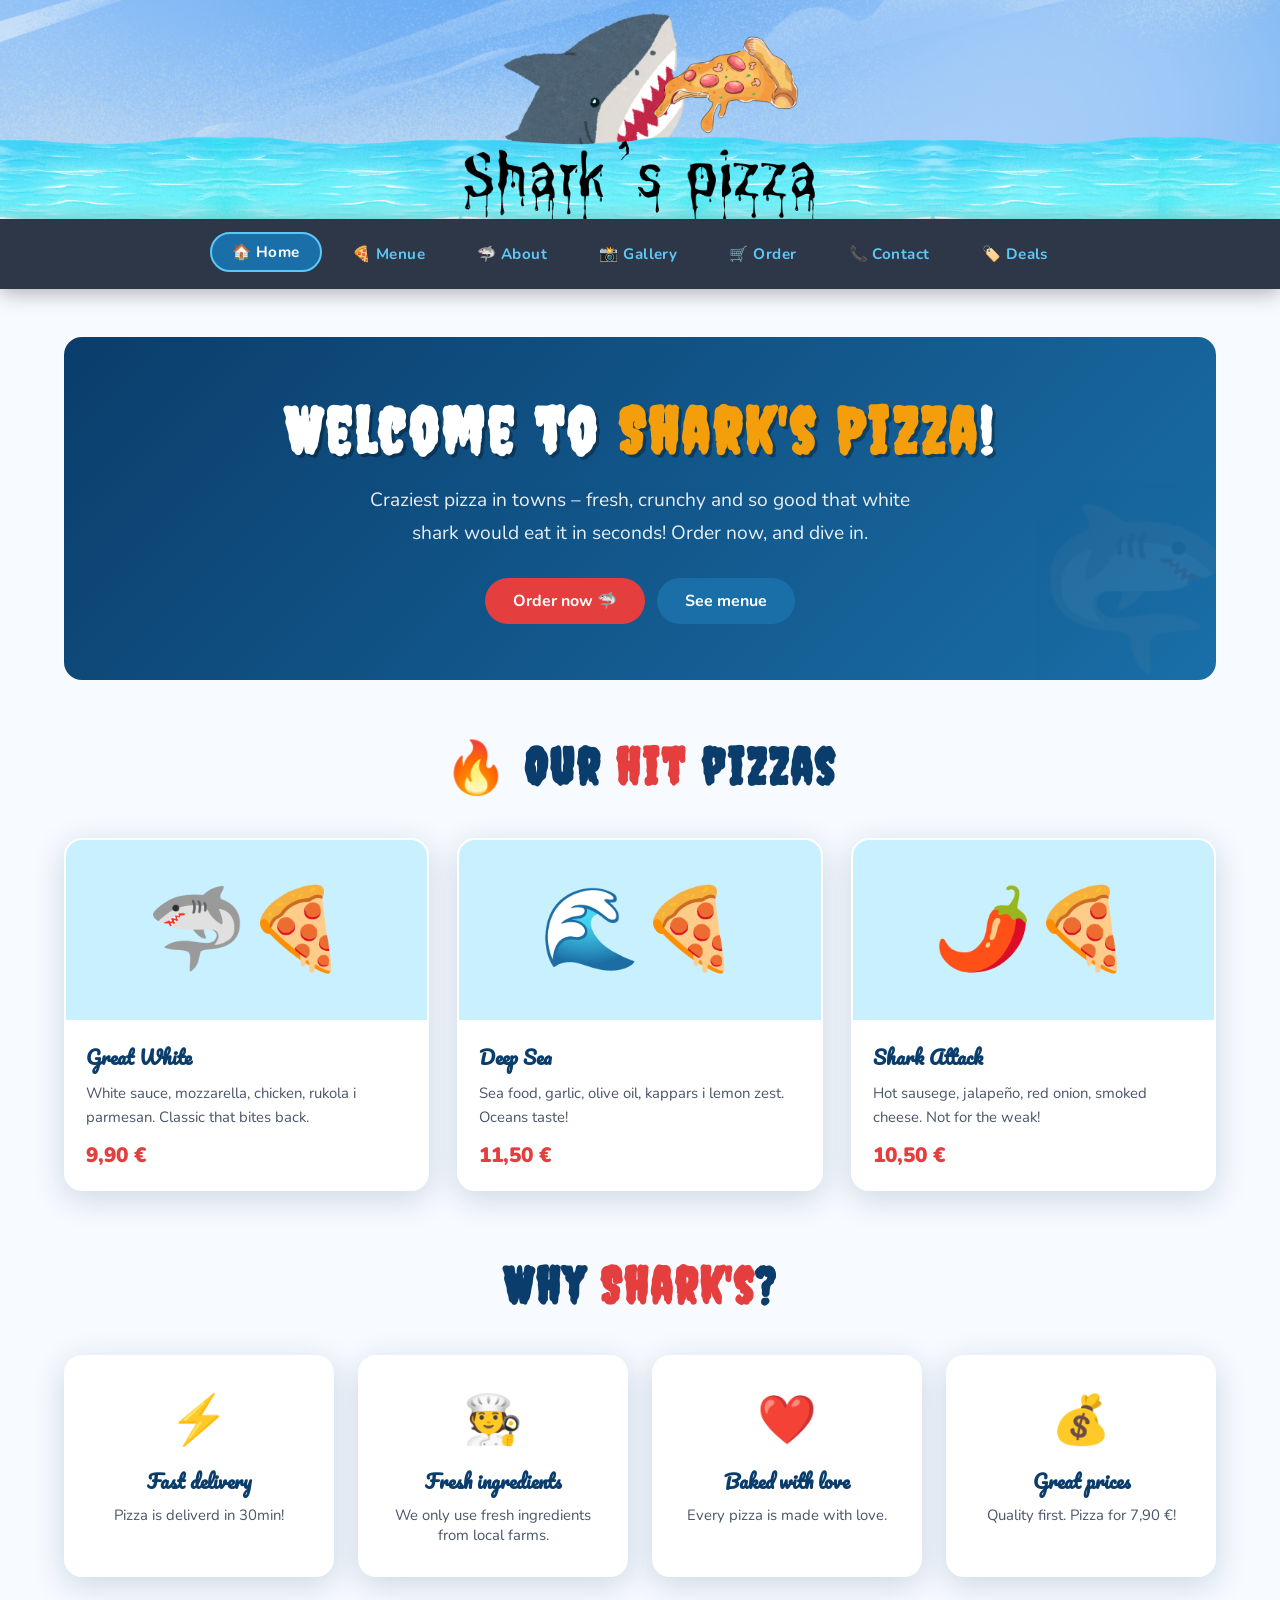
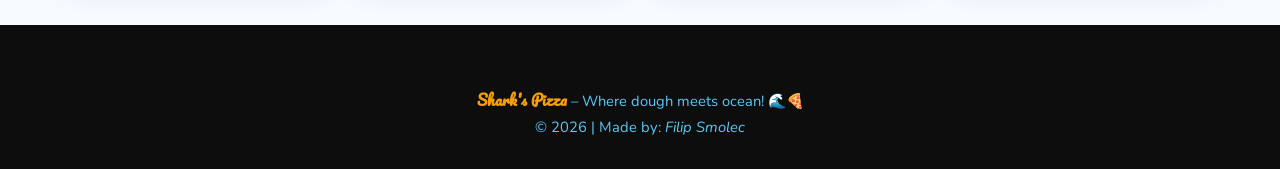
<file: index.html>
<!DOCTYPE html>
<html lang="hr">
<head>
  <meta charset="UTF-8" />
  <meta name="viewport" content="width=device-width, initial-scale=1.0" />
  <title>Shark's Pizza – Home</title>
  <link rel="icon" type="image/x-icon" href="images/favicon.ico" />
  <link rel="stylesheet" href="css/style.css" />
</head>
<body>

  <!-- ZAGLAVLJE / HEADER -->
  <header>
    <img class="banner" src="images/banner.png" alt="Shark's Pizza – banner s morskim psem koji jede pizzu" />
  </header>

  <!-- NAVIGACIJA -->
  <nav>
    <ul>
      <li><a href="index.html" class="active">🏠 Home</a></li>
      <li><a href="pages/menu.html">🍕 Menue</a></li>
      <li><a href="pages/about.html">🦈 About</a></li>
      <li><a href="pages/gallery.html">📸 Gallery</a></li>
      <li><a href="pages/order.html">🛒 Order</a></li>
      <li><a href="pages/contact.html">📞 Contact</a></li>
      <li><a href="pages/deals.html">🏷️ Deals</a></li>
    </ul>
  </nav>

  <!-- GLAVNI SADRŽAJ -->
  <main>

    <!-- Hero uvodni blok -->
    <section class="hero-intro">
      <h1>Welcome to <span>Shark's Pizza</span>!</h1>
      <p>
        Craziest pizza in towns – fresh, crunchy and so good that white shark would eat it in seconds!
        Order now, and dive in.
      </p>
      <a href="pages/order.html" class="btn btn-primary">Order now 🦈</a>
      &nbsp;
      <a href="pages/menu.html" class="btn btn-secondary">See menue</a>
    </section>

    <!-- Istaknute pizze -->
    <section>
      <h2 class="section-title">🔥 Our <span>hit</span> pizzas</h2>
      <div class="card-grid">

        <article class="card">
          <div class="card-img" role="img" aria-label="Great White pizza">🦈🍕</div>
          <div class="card-body">
            <h3 class="card-title">Great White</h3>
            <p class="card-text">White sauce, mozzarella, chicken, rukola i parmesan. Classic that bites back.</p>
            <span class="card-price">9,90 €</span>
          </div>
        </article>

        <article class="card">
          <div class="card-img" role="img" aria-label="Deep Sea pizza">🌊🍕</div>
          <div class="card-body">
            <h3 class="card-title">Deep Sea</h3>
            <p class="card-text">Sea food, garlic, olive oil, kappars i lemon zest. Oceans taste!</p>
            <span class="card-price">11,50 €</span>
          </div>
        </article>

        <article class="card">
          <div class="card-img" role="img" aria-label="Shark Attack pizza">🌶️🍕</div>
          <div class="card-body">
            <h3 class="card-title">Shark Attack</h3>
            <p class="card-text">Hot sausege, jalapeño, red onion, smoked cheese. Not for the weak!</p>
            <span class="card-price">10,50 €</span>
          </div>
        </article>

      </div>
    </section>

    <!-- Zašto mi -->
    <section style="margin-top: 64px;">
      <h2 class="section-title">Why <span>Shark's</span>?</h2>
      <div style="display:grid; grid-template-columns: repeat(auto-fit, minmax(200px, 1fr)); gap:24px; text-align:center;">
        <div style="background:white; border-radius:var(--radius); padding:32px 20px; box-shadow:var(--shadow);">
          <div style="font-size:3rem; margin-bottom:12px;">⚡</div>
          <h3 style="font-family:'Pacifico',cursive; color:var(--ocean-dark); margin-bottom:8px;">Fast delivery</h3>
          <p style="color:var(--text-mid); font-size:0.93rem;">Pizza is deliverd in 30min!</p>
        </div>
        <div style="background:white; border-radius:var(--radius); padding:32px 20px; box-shadow:var(--shadow);">
          <div style="font-size:3rem; margin-bottom:12px;">🧑‍🍳</div>
          <h3 style="font-family:'Pacifico',cursive; color:var(--ocean-dark); margin-bottom:8px;">Fresh ingredients</h3>
          <p style="color:var(--text-mid); font-size:0.93rem;">We only use fresh ingredients from local farms.</p>
        </div>
        <div style="background:white; border-radius:var(--radius); padding:32px 20px; box-shadow:var(--shadow);">
          <div style="font-size:3rem; margin-bottom:12px;">❤️</div>
          <h3 style="font-family:'Pacifico',cursive; color:var(--ocean-dark); margin-bottom:8px;">Baked with love</h3>
          <p style="color:var(--text-mid); font-size:0.93rem;">Every pizza is made with love.</p>
        </div>
        <div style="background:white; border-radius:var(--radius); padding:32px 20px; box-shadow:var(--shadow);">
          <div style="font-size:3rem; margin-bottom:12px;">💰</div>
          <h3 style="font-family:'Pacifico',cursive; color:var(--ocean-dark); margin-bottom:8px;">Great prices</h3>
          <p style="color:var(--text-mid); font-size:0.93rem;">Quality first. Pizza for 7,90 €!</p>
        </div>
      </div>
    </section>

  </main>

  <!-- FOOTER -->
  <footer>
    <p><strong>Shark's Pizza</strong> – Where dough meets ocean! 🌊🍕</p>
    <p>© <span id="year"></span> | Made by: <em>Filip Smolec</em></p>
    <script>document.getElementById('year').textContent = new Date().getFullYear();</script>
  </footer>

</body>
</html>
</file>
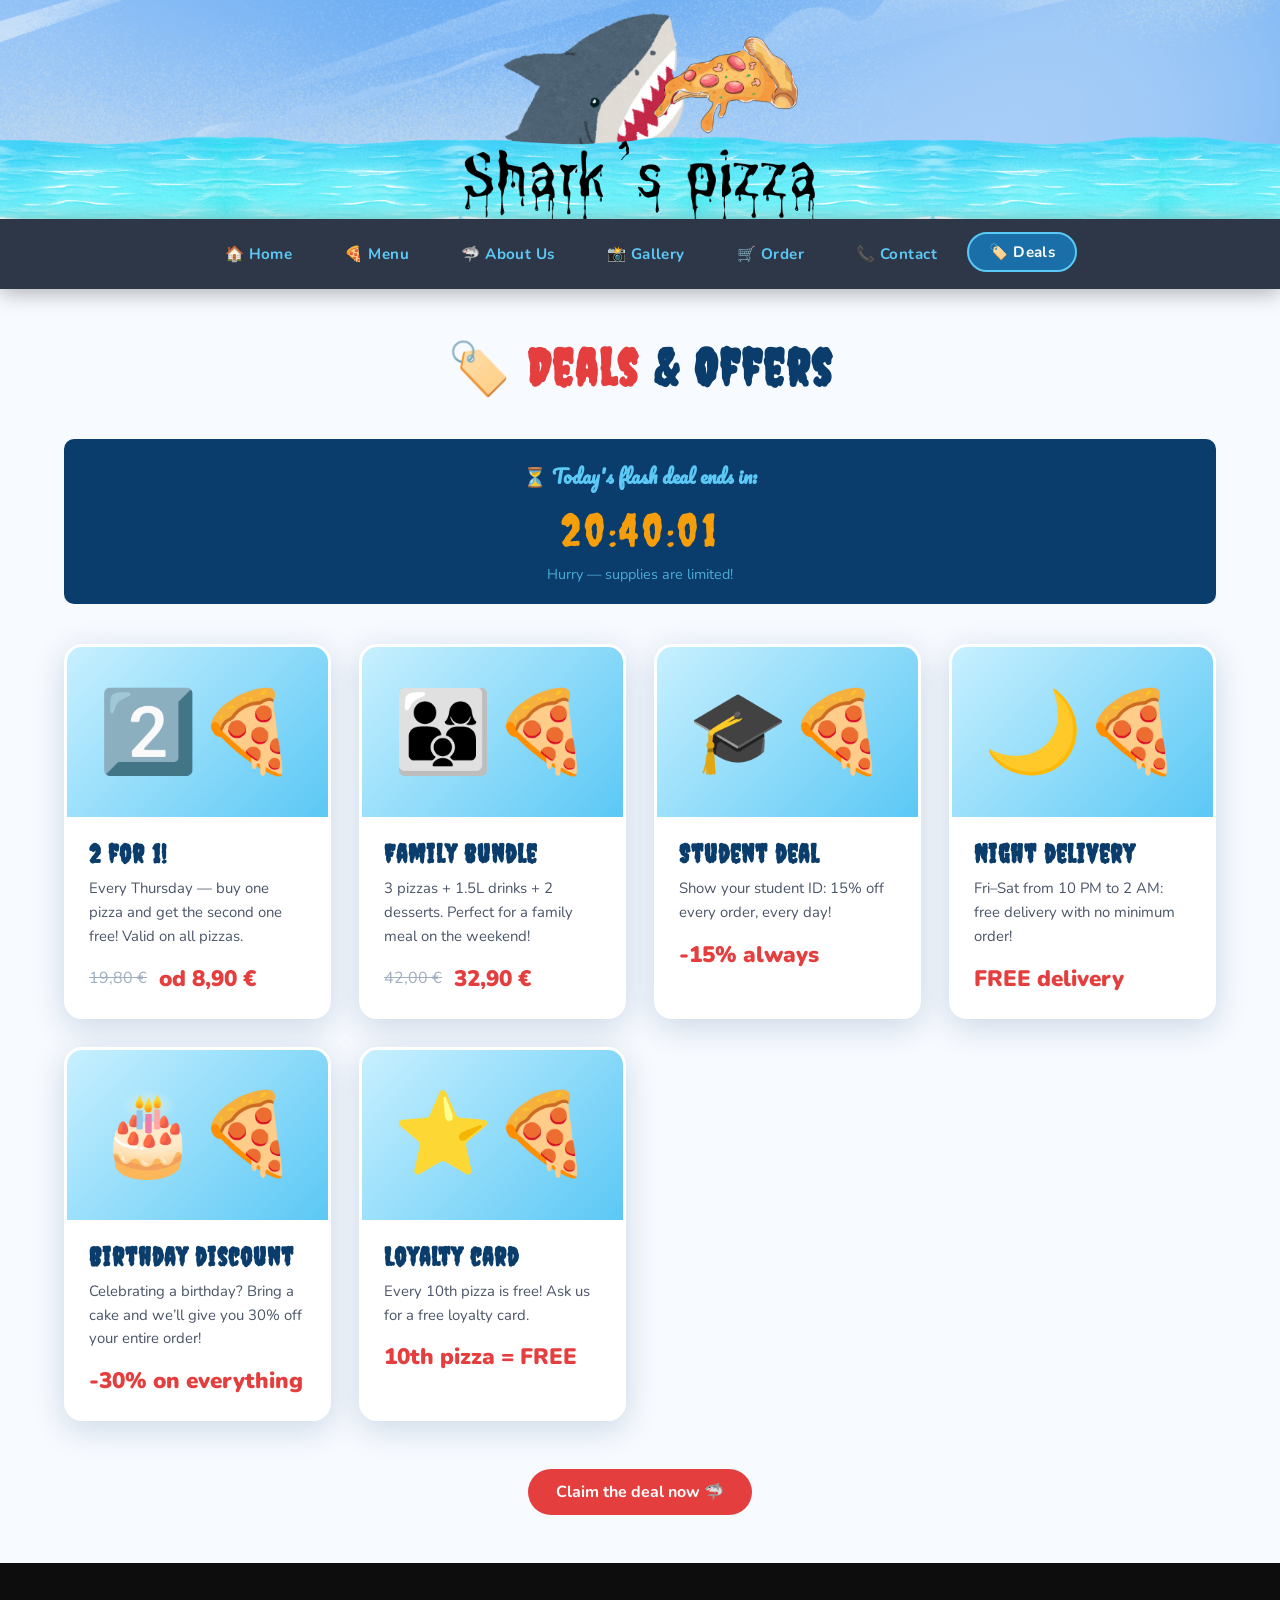
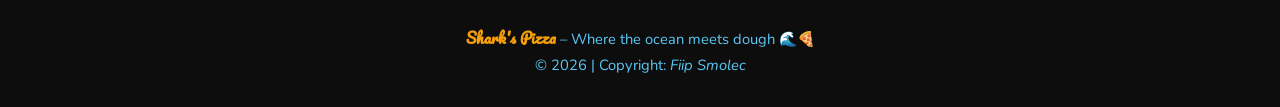
<file: pages/deals.html>
<!DOCTYPE html>
<html lang="en">

<head>
  <meta charset="UTF-8" />
  <meta name="viewport" content="width=device-width, initial-scale=1.0" />
  <title>Shark's Pizza – Deals</title>
  <link rel="icon" type="image/x-icon" href="../images/favicon.ico" />
  <link rel="stylesheet" href="../css/style.css" />
  <style>
    .deal-card {
      background: white;
      border-radius: var(--radius);
      box-shadow: var(--shadow);
      overflow: hidden;
      border: 3px solid transparent;
      position: relative;
      transition: transform 0.25s, box-shadow 0.25s;
    }

    .deal-card:hover {
      transform: translateY(-6px);
      box-shadow: 0 20px 48px rgba(10, 61, 107, 0.22);
      border-color: var(--pizza-gold);
    }

    .deal-ribbon {
      position: absolute;
      top: 16px;
      right: -8px;
      background: var(--pizza-red);
      color: white;
      font-weight: 900;
      font-size: 0.8rem;
      padding: 5px 18px 5px 12px;
      clip-path: polygon(0 0, 100% 0, 100% 100%, 8px 100%);
      letter-spacing: 0.05em;
    }

    .deal-emoji {
      display: flex;
      align-items: center;
      justify-content: center;
      font-size: 5rem;
      background: linear-gradient(135deg, var(--ocean-foam), var(--ocean-light));
      height: 170px;
      position: relative;
    }

    /* emoji-overlay removed: using emoji inline inside .deal-emoji */

    .deal-body {
      padding: 22px;
    }

    .deal-title {
      font-family: 'Creepster', cursive;
      font-size: 1.6rem;
      color: var(--ocean-dark);
      margin-bottom: 8px;
      letter-spacing: 0.04em;
    }

    .deal-desc {
      color: var(--text-mid);
      font-size: 0.93rem;
      line-height: 1.6;
      margin-bottom: 14px;
    }

    .deal-price-row {
      display: flex;
      align-items: center;
      gap: 12px;
    }

    .old-price {
      text-decoration: line-through;
      color: #a0aec0;
      font-size: 1rem;
    }

    .new-price {
      color: var(--pizza-red);
      font-weight: 900;
      font-size: 1.4rem;
    }

    .countdown {
      background: var(--ocean-dark);
      color: var(--ocean-light);
      border-radius: 10px;
      padding: 20px;
      text-align: center;
      margin-bottom: 40px;
    }

    .countdown h3 {
      font-family: 'Pacifico', cursive;
      margin-bottom: 10px;
      font-size: 1.2rem;
    }

    .countdown-timer {
      font-family: 'Creepster', cursive;
      font-size: 2.8rem;
      color: var(--pizza-gold);
      letter-spacing: 0.08em;
    }
  </style>
</head>

<body>

  <header>
    <img class="banner" src="../images/banner.png" alt="Shark's Pizza banner" />
  </header>

  <nav>
    <ul>
      <li><a href="../index.html">🏠 Home</a></li>
      <li><a href="menu.html">🍕 Menu</a></li>
      <li><a href="about.html">🦈 About Us</a></li>
      <li><a href="gallery.html">📸 Gallery</a></li>
      <li><a href="order.html">🛒 Order</a></li>
      <li><a href="contact.html">📞 Contact</a></li>
      <li><a href="deals.html" class="active">🏷️ Deals</a></li>
    </ul>
  </nav>

  <main>
    <h1 class="section-title">🏷️ <span>Deals</span> & Offers</h1>

    <!-- Countdown -->
    <div class="countdown">
      <h3>⏳ Today's flash deal ends in:</h3>
      <div class="countdown-timer" id="timer">--:--:--</div>
      <p style="margin-top:8px; font-size:0.9rem; opacity:0.8;">Hurry — supplies are limited!</p>
    </div>

    <!-- Deals grid -->
    <div class="card-grid">

      <div class="deal-card">
        <div class="deal-ribbon">-20%</div>
        <div class="deal-emoji">2️⃣🍕</div>
        <div class="deal-body">
          <h3 class="deal-title">2 for 1!</h3>
          <p class="deal-desc">Every Thursday — buy one pizza and get the second one free! Valid on all pizzas.</p>
          <div class="deal-price-row">
            <span class="old-price">19,80 €</span>
            <span class="new-price">od 8,90 €</span>
          </div>
        </div>
      </div>

      <div class="deal-card">
        <div class="deal-ribbon">NOVO</div>
        <div class="deal-emoji">👨‍👩‍👦🍕</div>
        <div class="deal-body">
          <h3 class="deal-title">Family bundle</h3>
          <p class="deal-desc">3 pizzas + 1.5L drinks + 2 desserts. Perfect for a family meal on the weekend!</p>
          <div class="deal-price-row">
            <span class="old-price">42,00 €</span>
            <span class="new-price">32,90 €</span>
          </div>
        </div>
      </div>

      <div class="deal-card">
        <div class="deal-ribbon">HOT</div>
        <div class="deal-emoji">🎓🍕</div>
        <div class="deal-body">
          <h3 class="deal-title">Student deal</h3>
          <p class="deal-desc">Show your student ID: 15% off every order, every day!</p>
          <div class="deal-price-row">
            <span class="new-price">-15% always</span>
          </div>
        </div>
      </div>

      <div class="deal-card">
        <div class="deal-ribbon">VIKEND</div>
        <div class="deal-emoji">🌙🍕</div>
        <div class="deal-body">
          <h3 class="deal-title">Night delivery</h3>
          <p class="deal-desc">Fri–Sat from 10 PM to 2 AM: free delivery with no minimum order!</p>
          <div class="deal-price-row">
            <span class="new-price">FREE delivery</span>
          </div>
        </div>
      </div>

      <div class="deal-card">
        <div class="deal-ribbon">-30%</div>
        <div class="deal-emoji">🎂🍕</div>
        <div class="deal-body">
          <h3 class="deal-title">Birthday discount</h3>
          <p class="deal-desc">Celebrating a birthday? Bring a cake and we’ll give you 30% off your entire order!</p>
          <div class="deal-price-row">
            <span class="new-price">-30% on everything</span>
          </div>
        </div>
      </div>

      <div class="deal-card">
        <div class="deal-ribbon">LOJALNOST</div>
        <div class="deal-emoji">⭐🍕</div>
        <div class="deal-body">
          <h3 class="deal-title">Loyalty card</h3>
          <p class="deal-desc">Every 10th pizza is free! Ask us for a free loyalty card.</p>
          <div class="deal-price-row">
            <span class="new-price">10th pizza = FREE</span>
          </div>
        </div>
      </div>

    </div>

    <div style="text-align:center; margin-top:48px;">
      <a href="order.html" class="btn btn-primary">Claim the deal now 🦈</a>
    </div>
  </main>

  <footer>
    <p><strong>Shark's Pizza</strong> – Where the ocean meets dough 🌊🍕</p>
    <p>© <span id="year"></span> | Copyright: <em>Fiip Smolec</em></p>
    <script>document.getElementById('year').textContent = new Date().getFullYear();</script>
  </footer>

  <script>
    // Countdown until midnight
    function updateTimer() {
      const now = new Date();
      const midnight = new Date();
      midnight.setHours(23, 59, 59, 999);
      const diff = midnight - now;
      const h = String(Math.floor(diff / 3600000)).padStart(2, '0');
      const m = String(Math.floor((diff % 3600000) / 60000)).padStart(2, '0');
      const s = String(Math.floor((diff % 60000) / 1000)).padStart(2, '0');
      document.getElementById('timer').textContent = `${h}:${m}:${s}`;
    }
    updateTimer();
    setInterval(updateTimer, 1000);
  </script>

</body>

</html>
</file>
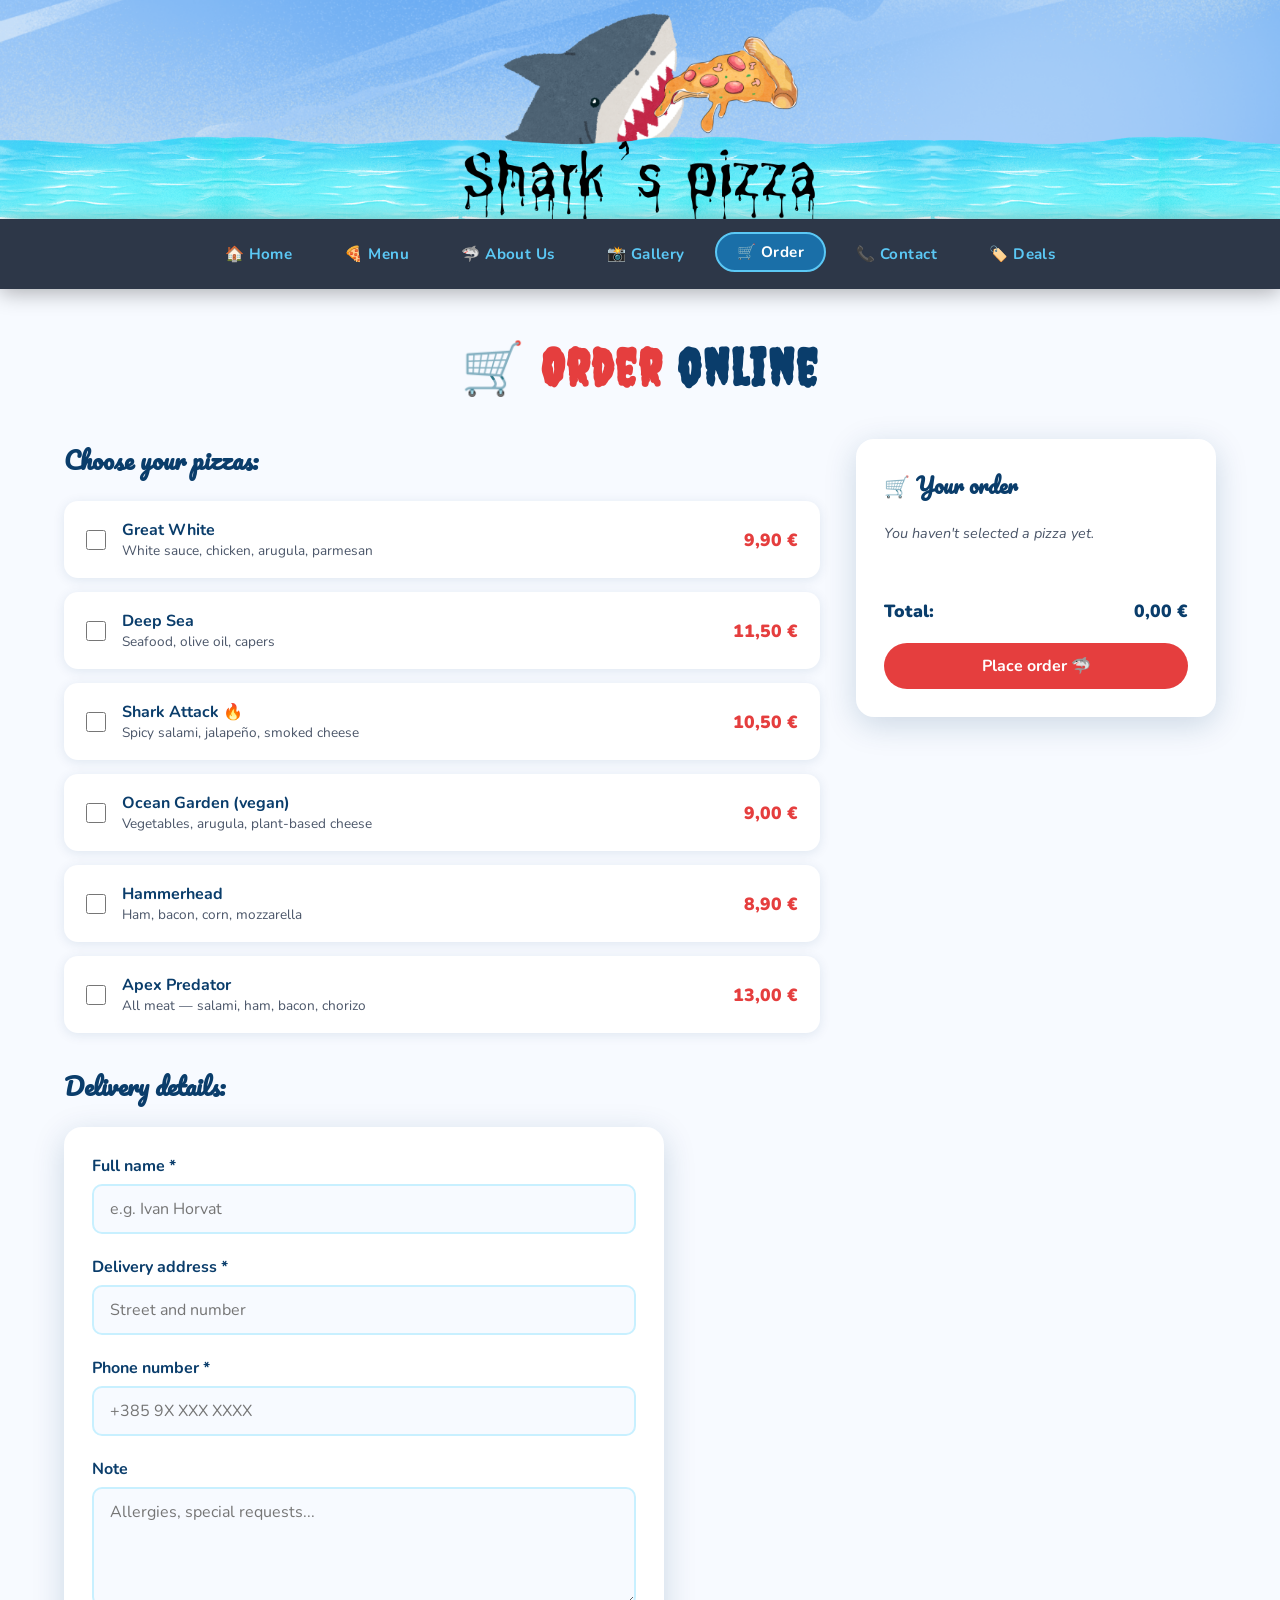
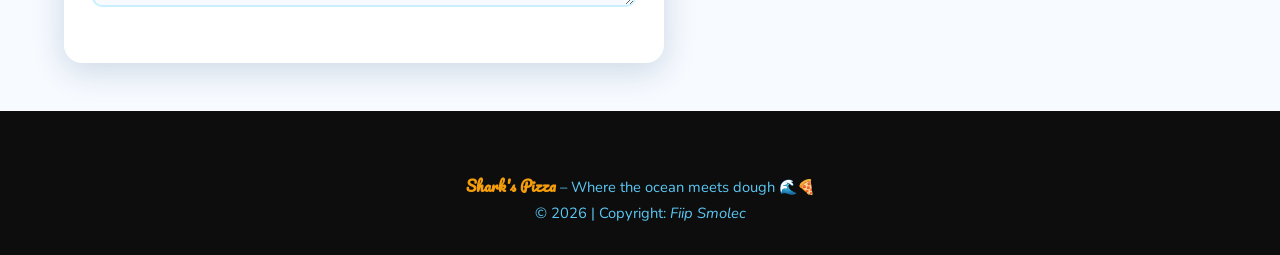
<file: pages/order.html>
<!DOCTYPE html>
<html lang="en">

<head>
  <meta charset="UTF-8" />
  <meta name="viewport" content="width=device-width, initial-scale=1.0" />
  <title>Shark's Pizza – Order</title>
  <link rel="icon" type="image/x-icon" href="../images/favicon.ico" />
  <link rel="stylesheet" href="../css/style.css" />
  <style>
    .order-layout {
      display: grid;
      grid-template-columns: 1fr 360px;
      gap: 36px;
      align-items: start;
    }

    @media (max-width: 900px) {
      .order-layout {
        grid-template-columns: 1fr;
      }
    }

    .pizza-option {
      display: flex;
      align-items: center;
      gap: 16px;
      background: white;
      border-radius: 14px;
      padding: 16px 20px;
      margin-bottom: 14px;
      box-shadow: 0 2px 12px rgba(10, 61, 107, 0.1);
      cursor: pointer;
      border: 2px solid transparent;
      transition: all 0.2s;
    }

    .pizza-option:hover {
      border-color: var(--ocean-light);
    }

    .pizza-option input[type="checkbox"] {
      width: 20px;
      height: 20px;
      cursor: pointer;
      accent-color: var(--pizza-red);
    }

    .pizza-option .po-emoji {
      font-size: 2.5rem;
    }

    .pizza-option .po-info {
      flex: 1;
    }

    .pizza-option .po-name {
      font-weight: 700;
      color: var(--ocean-dark);
      font-size: 1rem;
    }

    .pizza-option .po-desc {
      font-size: 0.85rem;
      color: var(--text-mid);
    }

    .pizza-option .po-price {
      font-weight: 900;
      color: var(--pizza-red);
      font-size: 1.1rem;
    }

    .order-summary {
      background: white;
      border-radius: var(--radius);
      padding: 28px;
      box-shadow: var(--shadow);
      position: sticky;
      top: 80px;
    }

    .order-summary h3 {
      font-family: 'Pacifico', cursive;
      color: var(--ocean-dark);
      margin-bottom: 20px;
      font-size: 1.3rem;
    }

    #summary-list {
      min-height: 60px;
      margin-bottom: 16px;
    }

    .summary-item {
      display: flex;
      justify-content: space-between;
      padding: 6px 0;
      border-bottom: 1px solid var(--ocean-foam);
      font-size: 0.9rem;
    }

    .total-line {
      display: flex;
      justify-content: space-between;
      font-weight: 900;
      font-size: 1.1rem;
      margin-top: 12px;
      color: var(--ocean-dark);
    }

    .empty-msg {
      color: var(--text-mid);
      font-size: 0.9rem;
      font-style: italic;
    }

    .success-msg {
      display: none;
      background: #c6f6d5;
      border: 2px solid #38a169;
      border-radius: 12px;
      padding: 20px;
      text-align: center;
      color: #276749;
      font-weight: 700;
      margin-top: 20px;
    }
  </style>
</head>

<body>

  <header>
    <img class="banner" src="../images/banner.png" alt="Shark's Pizza banner" />
  </header>

  <nav>
    <ul>
      <li><a href="../index.html">🏠 Home</a></li>
      <li><a href="menu.html">🍕 Menu</a></li>
      <li><a href="about.html">🦈 About Us</a></li>
      <li><a href="gallery.html">📸 Gallery</a></li>
      <li><a href="order.html" class="active">🛒 Order</a></li>
      <li><a href="contact.html">📞 Contact</a></li>
      <li><a href="deals.html">🏷️ Deals</a></li>
    </ul>
  </nav>

  <main>
    <h1 class="section-title">🛒 <span>Order</span> online</h1>

    <div class="order-layout">
      <!-- Pizza selection -->
      <section>
        <h2 style="font-family:'Pacifico',cursive; color:var(--ocean-dark); margin-bottom:20px;">Choose your pizzas:
        </h2>

        <label class="pizza-option">
          <input type="checkbox" data-name="Great White" data-price="9.90" onchange="updateSummary()" />
          <span class="po-info">
            <span class="po-name">Great White</span>
            <span class="po-desc" style="display:block">White sauce, chicken, arugula, parmesan</span>
          </span>
          <span class="po-price">9,90 €</span>
        </label>

        <label class="pizza-option">
          <input type="checkbox" data-name="Deep Sea" data-price="11.50" onchange="updateSummary()" />
          <span class="po-info">
            <span class="po-name">Deep Sea</span>
            <span class="po-desc" style="display:block">Seafood, olive oil, capers</span>
          </span>
          <span class="po-price">11,50 €</span>
        </label>

        <label class="pizza-option">
          <input type="checkbox" data-name="Shark Attack" data-price="10.50" onchange="updateSummary()" />
          <span class="po-info">
            <span class="po-name">Shark Attack 🔥</span>
            <span class="po-desc" style="display:block">Spicy salami, jalapeño, smoked cheese</span>
          </span>
          <span class="po-price">10,50 €</span>
        </label>

        <label class="pizza-option">
          <input type="checkbox" data-name="Ocean Garden" data-price="9.00" onchange="updateSummary()" />
          <span class="po-info">
            <span class="po-name">Ocean Garden (vegan)</span>
            <span class="po-desc" style="display:block">Vegetables, arugula, plant-based cheese</span>
          </span>
          <span class="po-price">9,00 €</span>
        </label>

        <label class="pizza-option">
          <input type="checkbox" data-name="Hammerhead" data-price="8.90" onchange="updateSummary()" />
          <span class="po-info">
            <span class="po-name">Hammerhead</span>
            <span class="po-desc" style="display:block">Ham, bacon, corn, mozzarella</span>
          </span>
          <span class="po-price">8,90 €</span>
        </label>

        <label class="pizza-option">
          <input type="checkbox" data-name="Apex Predator" data-price="13.00" onchange="updateSummary()" />
          <span class="po-info">
            <span class="po-name">Apex Predator</span>
            <span class="po-desc" style="display:block">All meat — salami, ham, bacon, chorizo</span>
          </span>
          <span class="po-price">13,00 €</span>
        </label>

        <!-- Delivery details -->
        <h2 style="font-family:'Pacifico',cursive; color:var(--ocean-dark); margin:32px 0 20px;">Delivery details:</h2>
        <div class="contact-form" style="margin:0; padding:28px;">
          <div class="form-group">
            <label for="ime">Full name *</label>
            <input type="text" id="ime" placeholder="e.g. Ivan Horvat" required />
          </div>
          <div class="form-group">
            <label for="adresa">Delivery address *</label>
            <input type="text" id="adresa" placeholder="Street and number" required />
          </div>
          <div class="form-group">
            <label for="telefon">Phone number *</label>
            <input type="tel" id="telefon" placeholder="+385 9X XXX XXXX" required />
          </div>
          <div class="form-group">
            <label for="napomena">Note</label>
            <textarea id="napomena" placeholder="Allergies, special requests..."></textarea>
          </div>
        </div>
      </section>

      <!-- Summary -->
      <aside class="order-summary">
        <h3>🛒 Your order</h3>
        <div id="summary-list">
          <p class="empty-msg">You haven't selected a pizza yet.</p>
        </div>
        <div class="total-line">
          <span>Total:</span>
          <span id="total">0,00 €</span>
        </div>
        <button class="btn btn-primary" style="width:100%; margin-top:20px;" onclick="placeOrder()">
          Place order 🦈
        </button>
        <div class="success-msg" id="success-msg">
          🦈 Order received! Your pizza is on the way. Thank you!
        </div>
      </aside>
    </div>

  </main>

  <footer>
    <p><strong>Shark's Pizza</strong> – Where the ocean meets dough 🌊🍕</p>
    <p>© <span id="year"></span> | Copyright: <em>Fiip Smolec</em></p>
    <script>document.getElementById('year').textContent = new Date().getFullYear();</script>
  </footer>

  <script>
    function updateSummary() {
      const checked = document.querySelectorAll('input[type="checkbox"]:checked');
      const list = document.getElementById('summary-list');
      const totalEl = document.getElementById('total');

      if (checked.length === 0) {
        list.innerHTML = '<p class="empty-msg">You haven\'t selected a pizza yet.</p>';
        totalEl.textContent = '0,00 €';
        return;
      }

      let total = 0;
      let html = '';
      checked.forEach(cb => {
        const price = parseFloat(cb.dataset.price);
        total += price;
        html += `<div class="summary-item"><span>${cb.dataset.name}</span><span>${price.toFixed(2).replace('.', ',')} €</span></div>`;
      });
      list.innerHTML = html;
      totalEl.textContent = total.toFixed(2).replace('.', ',') + ' €';
    }

    function placeOrder() {
      const checked = document.querySelectorAll('input[type="checkbox"]:checked');
      if (checked.length === 0) { alert('Choose at least one pizza!'); return; }
      const ime = document.getElementById('ime').value.trim();
      const adresa = document.getElementById('adresa').value.trim();
      if (!ime || !adresa) { alert('Please enter your name and delivery address.'); return; }
      document.getElementById('success-msg').style.display = 'block';
    }
  </script>

</body>

</html>
</file>
<file: css/style.css>
/* =============================
   SHARK'S PIZZA – Global Styles
   ============================= */

@import url('https://fonts.googleapis.com/css2?family=Creepster&family=Pacifico&family=Nunito:wght@400;600;700;900&display=swap');

:root {
  --ocean-dark: #0a3d6b;
  --ocean-mid: #1a6fa8;
  --ocean-light: #5bc8f5;
  --ocean-foam: #c8f0ff;
  --shark-gray: #4a5568;
  --shark-dark: #2d3748;
  --pizza-gold: #f59e0b;
  --pizza-red: #e53e3e;
  --pizza-orange: #ed8936;
  --cheese: #fbbf24;
  --white: #ffffff;
  --off-white: #f7faff;
  --text-dark: #1a202c;
  --text-mid: #4a5568;
  --drip-black: #0d0d0d;
  --shadow: 0 8px 32px rgba(10, 61, 107, 0.18);
  --radius: 18px;
  --nav-height: 70px;
}

*, *::before, *::after {
  box-sizing: border-box;
  margin: 0;
  padding: 0;
}

html {
  scroll-behavior: smooth;
}

body {
  font-family: 'Nunito', sans-serif;
  background: var(--off-white);
  color: var(--text-dark);
  min-height: 100vh;
  display: grid;
  grid-template-rows: auto auto 1fr auto;
  grid-template-areas:
    "header"
    "nav"
    "main"
    "footer";
}

/* ===== HEADER / BANNER ===== */
header {
  grid-area: header;
  width: 100%;
  overflow: hidden;
  position: relative;
  max-height: 280px;
  background: #1a6fa8;
}

header img.banner {
  width: 100%;
  height: 100%;
  object-fit: cover;
  object-position: center top;
  display: block;
}

/* ===== NAV ===== */
nav {
  grid-area: nav;
  background: var(--shark-dark);
  height: var(--nav-height);
  display: flex;
  align-items: center;
  justify-content: center;
  position: sticky;
  top: 0;
  z-index: 100;
  box-shadow: 0 4px 20px rgba(0,0,0,0.3);
}

nav ul {
  list-style: none;
  display: flex;
  gap: 8px;
  flex-wrap: wrap;
  justify-content: center;
  padding: 0 16px;
}

nav ul li a {
  display: block;
  padding: 8px 20px;
  color: var(--ocean-light);
  text-decoration: none;
  font-family: 'Nunito', sans-serif;
  font-weight: 700;
  font-size: 0.95rem;
  border-radius: 30px;
  border: 2px solid transparent;
  transition: all 0.25s ease;
  letter-spacing: 0.03em;
}

nav ul li a:hover,
nav ul li a.active {
  background: var(--ocean-mid);
  border-color: var(--ocean-light);
  color: var(--white);
  transform: translateY(-2px);
}

/* ===== MAIN ===== */
main {
  grid-area: main;
  padding: 48px 24px;
  max-width: 1200px;
  margin: 0 auto;
  width: 100%;
}

/* ===== FOOTER ===== */
footer {
  grid-area: footer;
  background: var(--drip-black);
  color: var(--ocean-light);
  text-align: center;
  padding: 28px 20px;
  font-size: 0.92rem;
  position: relative;
  overflow: hidden;
}

footer::before {
  content: '';
  display: block;
  height: 24px;
  background: url("data:image/svg+xml,%3Csvg xmlns='http://www.w3.org/2000/svg' viewBox='0 0 1200 24'%3E%3Cpath d='M0 0 Q50 24 100 12 Q150 0 200 16 Q250 24 300 8 Q350 0 400 18 Q450 24 500 10 Q550 0 600 20 Q650 24 700 6 Q750 0 800 18 Q850 24 900 8 Q950 0 1000 16 Q1050 24 1100 10 Q1150 0 1200 14 L1200 0 Z' fill='%230d0d0d'/%3E%3C/svg%3E") repeat-x top;
  background-size: 1200px 24px;
  margin-bottom: 10px;
}

footer p { margin: 4px 0; }
footer strong { color: var(--pizza-gold); font-family: 'Pacifico', cursive; }

/* ===== SECTION TITLES ===== */
.section-title {
  font-family: 'Creepster', cursive;
  font-size: clamp(2rem, 5vw, 3.2rem);
  color: var(--ocean-dark);
  text-align: center;
  margin-bottom: 40px;
  letter-spacing: 0.04em;
  position: relative;
}
.section-title span { color: var(--pizza-red); }

/* ===== CARDS / GRID ===== */
.card-grid {
  display: grid;
  grid-template-columns: repeat(auto-fit, minmax(260px, 1fr));
  gap: 28px;
}

.card {
  background: white;
  border-radius: var(--radius);
  box-shadow: var(--shadow);
  overflow: hidden;
  transition: transform 0.25s, box-shadow 0.25s;
  border: 2px solid transparent;
}

.card:hover {
  transform: translateY(-6px);
  box-shadow: 0 16px 40px rgba(10, 61, 107, 0.22);
  border-color: var(--ocean-light);
}

.card-img {
  width: 100%;
  height: 180px;
  object-fit: cover;
  background: var(--ocean-foam);
  display: flex;
  align-items: center;
  justify-content: center;
  font-size: 5rem;
}

.card-body {
  padding: 20px;
}

.card-title {
  font-family: 'Pacifico', cursive;
  font-size: 1.2rem;
  color: var(--ocean-dark);
  margin-bottom: 8px;
}

.card-text {
  font-size: 0.93rem;
  color: var(--text-mid);
  line-height: 1.6;
}

.card-price {
  display: inline-block;
  margin-top: 12px;
  font-weight: 900;
  font-size: 1.3rem;
  color: var(--pizza-red);
}

/* ===== BUTTONS ===== */
.btn {
  display: inline-block;
  padding: 12px 28px;
  border-radius: 30px;
  font-family: 'Nunito', sans-serif;
  font-weight: 700;
  font-size: 1rem;
  text-decoration: none;
  cursor: pointer;
  border: none;
  transition: all 0.25s;
}

.btn-primary {
  background: var(--pizza-red);
  color: white;
}
.btn-primary:hover {
  background: #c53030;
  transform: translateY(-2px);
  box-shadow: 0 6px 20px rgba(229,62,62,0.4);
}

.btn-secondary {
  background: var(--ocean-mid);
  color: white;
}
.btn-secondary:hover {
  background: var(--ocean-dark);
  transform: translateY(-2px);
}

/* ===== HERO INTRO ===== */
.hero-intro {
  background: linear-gradient(135deg, var(--ocean-dark) 0%, var(--ocean-mid) 100%);
  border-radius: var(--radius);
  padding: 56px 40px;
  text-align: center;
  color: white;
  margin-bottom: 56px;
  position: relative;
  overflow: hidden;
}

.hero-intro::before {
  content: '🦈';
  position: absolute;
  font-size: 10rem;
  opacity: 0.07;
  right: -20px;
  bottom: -20px;
  transform: scaleX(-1);
}

.hero-intro h1 {
  font-family: 'Creepster', cursive;
  font-size: clamp(2.2rem, 6vw, 4rem);
  letter-spacing: 0.05em;
  margin-bottom: 16px;
  text-shadow: 3px 3px 0 rgba(0,0,0,0.3);
}

.hero-intro h1 span { color: var(--pizza-gold); }

.hero-intro p {
  font-size: clamp(1rem, 2.5vw, 1.2rem);
  opacity: 0.9;
  max-width: 560px;
  margin: 0 auto 28px;
  line-height: 1.7;
}

/* ===== FORM ===== */
.contact-form {
  max-width: 600px;
  margin: 0 auto;
  background: white;
  border-radius: var(--radius);
  padding: 40px;
  box-shadow: var(--shadow);
}

.form-group {
  margin-bottom: 22px;
}

.form-group label {
  display: block;
  font-weight: 700;
  margin-bottom: 7px;
  color: var(--ocean-dark);
}

.form-group input,
.form-group textarea,
.form-group select {
  width: 100%;
  padding: 12px 16px;
  border: 2px solid var(--ocean-foam);
  border-radius: 10px;
  font-family: 'Nunito', sans-serif;
  font-size: 1rem;
  color: var(--text-dark);
  transition: border-color 0.2s;
  outline: none;
  background: var(--off-white);
}

.form-group input:focus,
.form-group textarea:focus,
.form-group select:focus {
  border-color: var(--ocean-mid);
  background: white;
}

.form-group textarea { min-height: 120px; resize: vertical; }

/* ===== RESPONSIVE ===== */
@media (max-width: 768px) {
  header { max-height: 140px; }
  main { padding: 28px 14px; }
  nav ul li a { font-size: 0.82rem; padding: 6px 13px; }
  .hero-intro { padding: 36px 20px; }
  .contact-form { padding: 24px 16px; }
}
</file>
